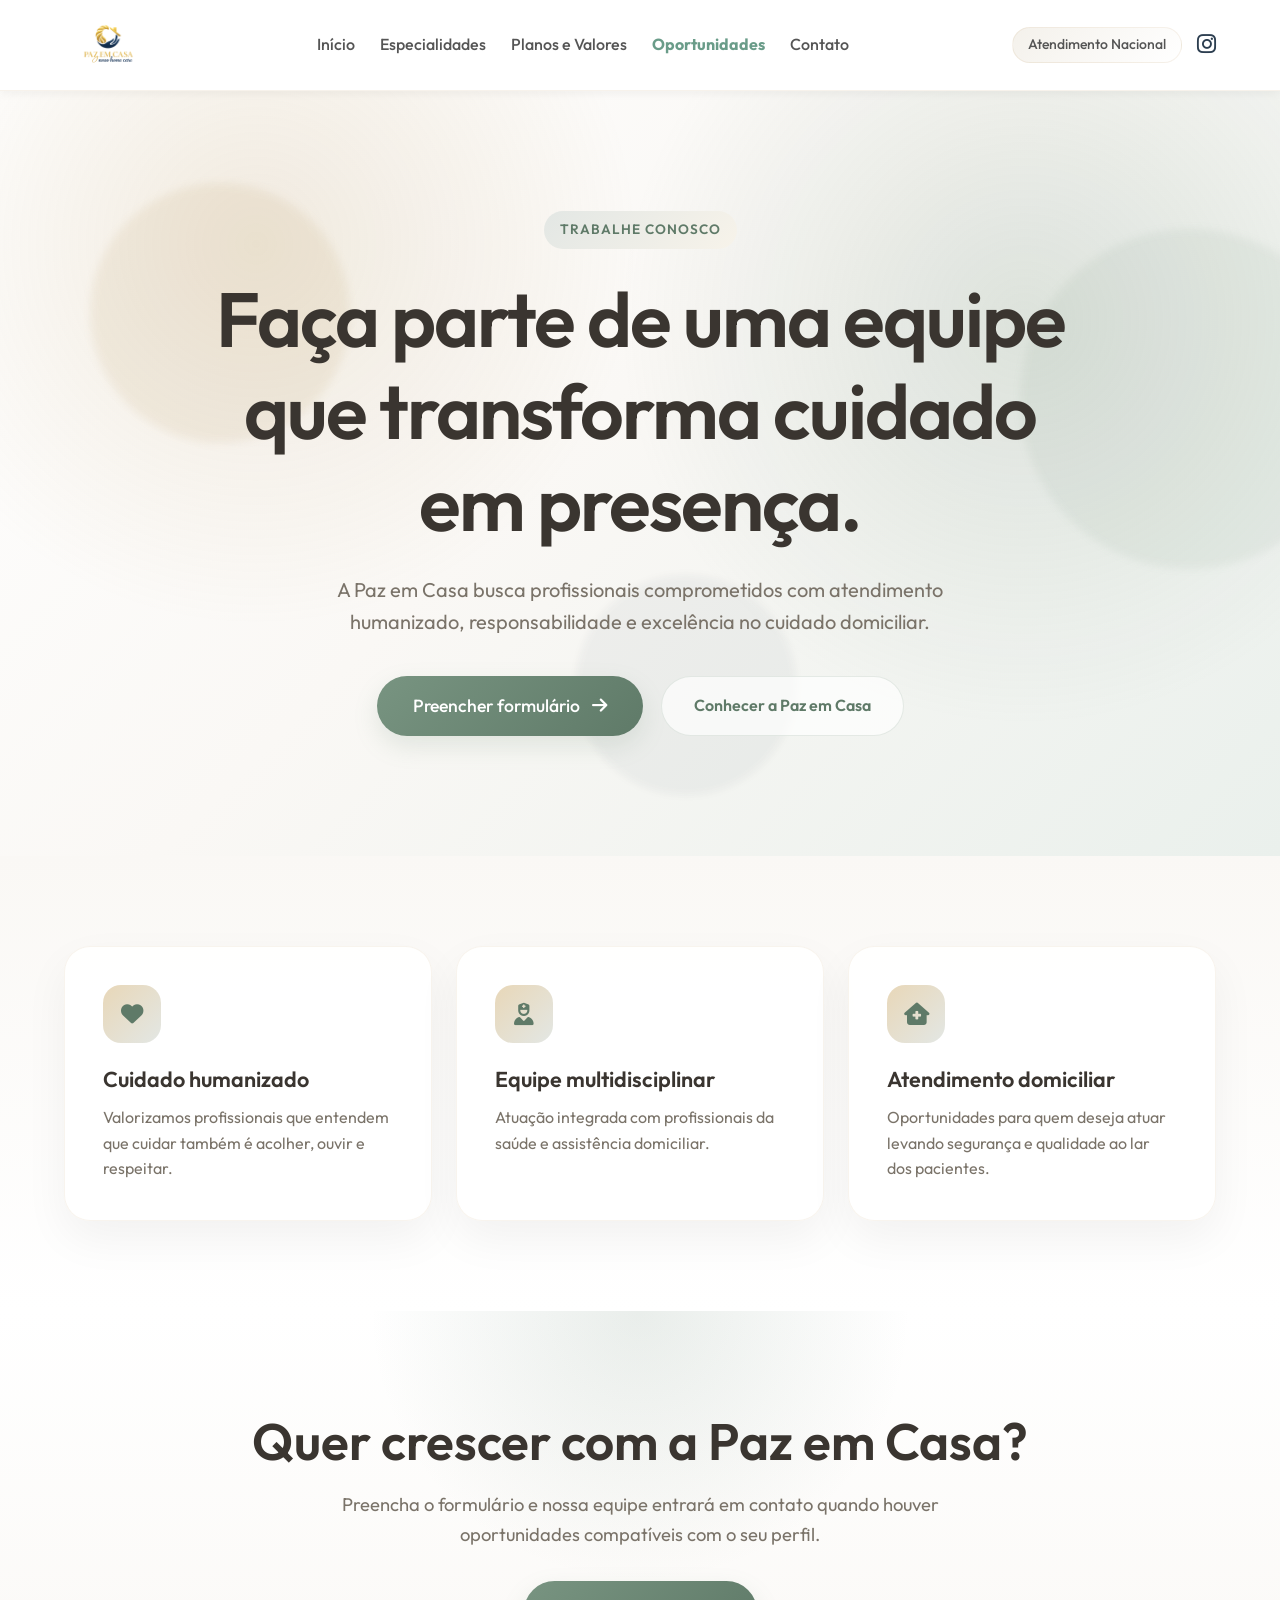
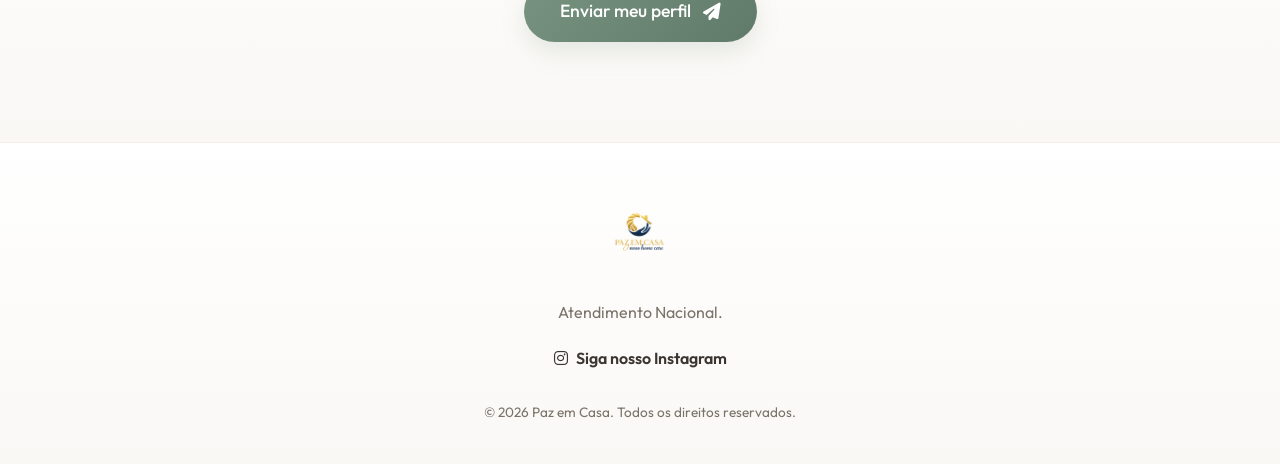
<file: oportunidades.html>
<!DOCTYPE html>
<html lang="pt-br">
<head>
    <meta charset="UTF-8">
    <meta name="viewport" content="width=device-width, initial-scale=1.0">
    <title>Oportunidades | Paz em Casa</title>

    <link rel="preconnect" href="https://fonts.googleapis.com">
    <link rel="preconnect" href="https://fonts.gstatic.com" crossorigin>
    <link href="https://fonts.googleapis.com/css2?family=Outfit:wght@300;400;500;600;700&display=swap" rel="stylesheet">

    <link rel="shortcut icon" href="logo.png" type="image/x-icon">
    <link rel="stylesheet" href="https://cdnjs.cloudflare.com/ajax/libs/font-awesome/6.4.0/css/all.min.css">

    <link rel="stylesheet" href="style.css">
</head>

<body class="pagina-oportunidades">

    <header style="background-color: #ffffff; padding: 15px 0; box-shadow: 0 2px 10px rgba(0,0,0,0.05); position: sticky; top: 0; z-index: 1000;">
        <div class="container header-content" style="display: flex; justify-content: space-between; align-items: center; flex-wrap: wrap;">
            
            <div class="logo-container">
                <a href="index.html">
                    <img src="logo.png" alt="Paz em Casa" class="logo-img" style="height: 60px;">
                </a>
            </div>
            
            <nav class="menu-navegacao" style="display: flex; gap: 25px; align-items: center;">
                <a href="index.html" style="text-decoration: none; color: #555; font-weight: 500;">Início</a>
                <a href="index.html#especialidades" style="text-decoration: none; color: #555; font-weight: 500;">Especialidades</a>
                <a href="planos.html" style="text-decoration: none; color: #555; font-weight: 500;">Planos e Valores</a>
                <a href="oportunidades.html" style="text-decoration: none; color: #6a9c89; font-weight: 700;">Oportunidades</a>
                <a href="index.html#contato" style="text-decoration: none; color: #555; font-weight: 500;">Contato</a>
            </nav>

            <div class="header-infos" style="display: flex; gap: 15px; align-items: center;">
                <div class="locations" style="background-color: #f4f4f4; padding: 5px 15px; border-radius: 20px;">
                    <span style="font-size: 14px; font-weight: 500; color: #555;">Atendimento Nacional</span>
                </div>

                <a href="https://instagram.com/pazemcasahomecare?igsh=ZHhya2I2MWs3anE0" target="_blank" class="social-icon" style="color: #2c3e50; font-size: 22px;">
                    <i class="fab fa-instagram"></i>
                </a>
            </div>
        </div>
    </header>


    <main class="oportunidades-main">

        <section class="oportunidades-hero">
            <div class="shape shape-1"></div>
            <div class="shape shape-2"></div>
            <div class="shape shape-3"></div>

            <div class="container oportunidades-content">
                <span class="badge">Trabalhe conosco</span>

                <h1>Faça parte de uma equipe que transforma cuidado em presença.</h1>

                <p>
                    A Paz em Casa busca profissionais comprometidos com atendimento humanizado,
                    responsabilidade e excelência no cuidado domiciliar.
                </p>

                <div class="oportunidades-actions">
                    <a href="https://docs.google.com/forms/d/e/1FAIpQLScGHSKylTnltgIB3DHxk9zazaFjypversJjBApCd_H8_vGO9g/viewform" target="_blank" class="btn-cta">
                        Preencher formulário <i class="fas fa-arrow-right"></i>
                    </a>

                    <a href="index.html" class="btn-secondary">
                        Conhecer a Paz em Casa
                    </a>
                </div>
            </div>
        </section>


        <section class="oportunidades-info">
            <div class="container oportunidades-grid">

                <div class="oportunidade-card">
                    <i class="fas fa-heart"></i>
                    <h3>Cuidado humanizado</h3>
                    <p>Valorizamos profissionais que entendem que cuidar também é acolher, ouvir e respeitar.</p>
                </div>

                <div class="oportunidade-card">
                    <i class="fas fa-user-nurse"></i>
                    <h3>Equipe multidisciplinar</h3>
                    <p>Atuação integrada com profissionais da saúde e assistência domiciliar.</p>
                </div>

                <div class="oportunidade-card">
                    <i class="fas fa-house-medical"></i>
                    <h3>Atendimento domiciliar</h3>
                    <p>Oportunidades para quem deseja atuar levando segurança e qualidade ao lar dos pacientes.</p>
                </div>

            </div>
        </section>


        <section class="oportunidades-final">
            <div class="container">
                <h2>Quer crescer com a Paz em Casa?</h2>
                <p>Preencha o formulário e nossa equipe entrará em contato quando houver oportunidades compatíveis com o seu perfil.</p>

                <a href="https://docs.google.com/forms/d/e/1FAIpQLScGHSKylTnltgIB3DHxk9zazaFjypversJjBApCd_H8_vGO9g/viewform" target="_blank" class="btn-cta">
                    Enviar meu perfil <i class="fas fa-paper-plane"></i>
                </a>
            </div>
        </section>

    </main>


    <footer>
        <div class="container footer-content">
            <img src="logo.png" alt="Paz em Casa" style="height: 60px; margin-bottom: 20px;">

            <p>Atendimento Nacional.</p>
            
            <div class="footer-social">
                <a href="https://instagram.com/pazemcasahomecare?igsh=ZHhya2I2MWs3anE0" target="_blank">
                    <i class="fab fa-instagram"></i> Siga nosso Instagram
                </a>
            </div>

            <p class="copyright">&copy; 2026 Paz em Casa. Todos os direitos reservados.</p>
        </div>
    </footer>

</body>
</html>
</file>
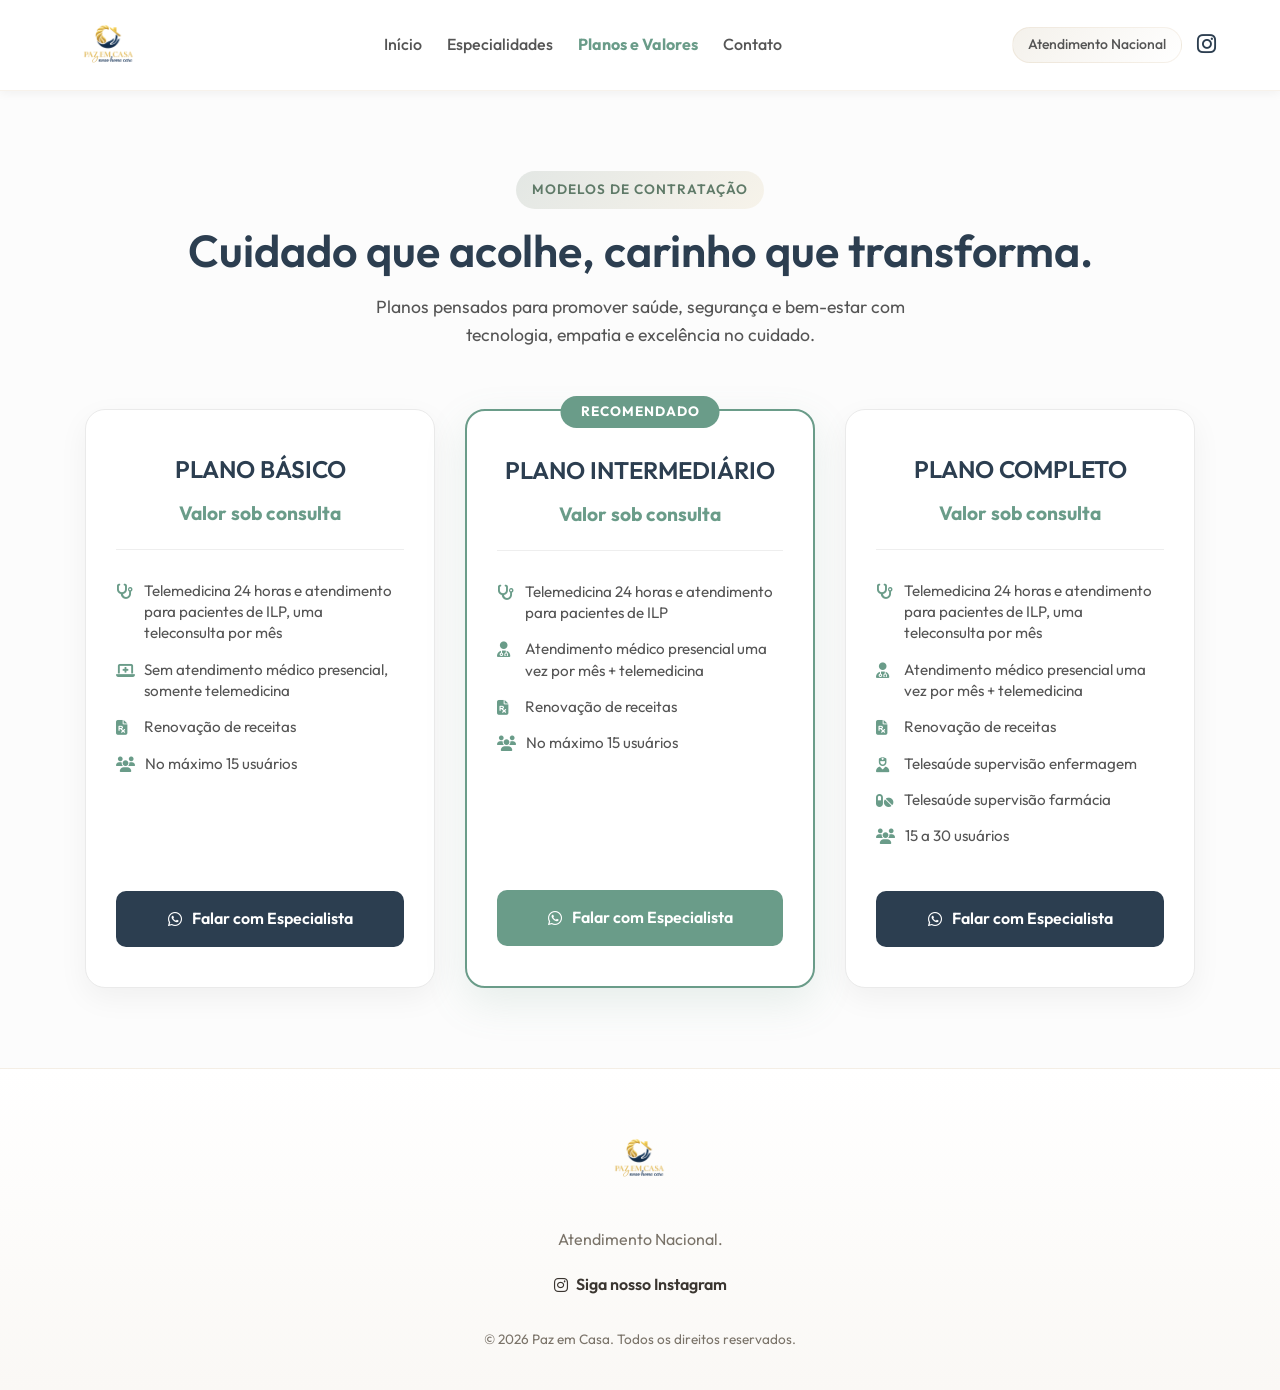
<file: planos.html>
<!DOCTYPE html>
<html lang="pt-br">
<head>
    <meta charset="UTF-8">
    <meta name="viewport" content="width=device-width, initial-scale=1.0">
    <title>Planos e Valores | Paz em Casa</title>
    
    <link rel="preconnect" href="https://fonts.googleapis.com">
    <link rel="preconnect" href="https://fonts.gstatic.com" crossorigin>
    <link href="https://fonts.googleapis.com/css2?family=Outfit:wght@300;400;500;600;700&display=swap" rel="stylesheet">
    <link rel="shortcut icon" href="logo.png" type="image/x-icon">
    <link rel="stylesheet" href="https://cdnjs.cloudflare.com/ajax/libs/font-awesome/6.4.0/css/all.min.css">

    <link rel="stylesheet" href="style.css">

    <style>
        /* Estilos base garantidos */
        body { background-color: #fcfcfc; }
        .hidden, section { opacity: 1 !important; visibility: visible !important; transform: none !important; animation: none !important; display: block !important; }
        .header-content, .pricing-grid { display: flex !important; }

        /* Estilos do Menu */
        .menu-navegacao a { transition: color 0.3s ease; }
        .menu-navegacao a:hover { color: #2e7d32 !important; }

        /* Estilos dos Cartões de Planos */
        .pricing-section { padding: 80px 0; }
        .pricing-header { text-align: center; margin-bottom: 60px; }
        .pricing-header h1 { color: #2c3e50; font-size: 2.8rem; margin-bottom: 15px; }
        .pricing-header p { color: #555; font-size: 1.1rem; max-width: 600px; margin: 0 auto; }

        .pricing-grid { gap: 30px; justify-content: center; flex-wrap: wrap; margin-top: 40px; }
        
        .pricing-card {
            background: #fff;
            border-radius: 20px;
            padding: 40px 30px;
            width: 100%;
            max-width: 350px;
            box-shadow: 0 10px 30px rgba(0,0,0,0.05);
            border: 1px solid #eaeaea;
            position: relative;
            display: flex;
            flex-direction: column;
            transition: transform 0.3s ease;
        }
        
        .pricing-card:hover { transform: translateY(-10px); box-shadow: 0 15px 40px rgba(0,0,0,0.1); }
        
        .pricing-card.destaque {
            border: 2px solid #6a9c89;
            box-shadow: 0 15px 40px rgba(106, 156, 137, 0.15);
        }
        
        .selo-destaque {
            position: absolute; top: -15px; left: 50%; transform: translateX(-50%);
            background: #6a9c89; color: white; padding: 5px 20px; border-radius: 20px;
            font-size: 0.85rem; font-weight: bold; text-transform: uppercase; letter-spacing: 1px;
        }

        .plano-nome { font-size: 1.5rem; color: #2c3e50; margin-bottom: 10px; font-weight: 600; text-align: center; text-transform: uppercase; }
        .plano-preco { font-size: 1.2rem; color: #6a9c89; font-weight: 700; margin-bottom: 30px; border-bottom: 1px solid #eee; padding-bottom: 20px; text-align: center; }
        
        .plano-lista { list-style: none; padding: 0; margin: 0 0 30px 0; flex-grow: 1; }
        .plano-lista li { margin-bottom: 15px; color: #555; display: flex; align-items: flex-start; gap: 10px; font-size: 0.95rem; line-height: 1.4; }
        .plano-lista li i { color: #6a9c89; margin-top: 4px; min-width: 18px; }

        .btn-plano {
            display: flex; justify-content: center; align-items: center; gap: 10px;
            background: #2c3e50; color: white; text-decoration: none; padding: 15px;
            border-radius: 10px; font-weight: 600; transition: background 0.3s; width: 100%;
        }
        .btn-plano:hover { background: #1a252f; }
        .destaque .btn-plano { background: #6a9c89; }
        .destaque .btn-plano:hover { background: #52796a; }

    </style>
</head>
<body>

    <header style="background-color: #ffffff; padding: 15px 0; box-shadow: 0 2px 10px rgba(0,0,0,0.05); position: sticky; top: 0; z-index: 1000;">
        <div class="container header-content" style="display: flex; justify-content: space-between; align-items: center; flex-wrap: wrap;">
            <div class="logo-container">
                <a href="index.html">
                    <img src="logo.png" alt="Paz em Casa" class="logo-img" style="height: 60px;">
                </a>
            </div>
            
            <nav class="menu-navegacao" style="display: flex; gap: 25px; align-items: center;">
                <a href="index.html" style="text-decoration: none; color: #555; font-weight: 500;">Início</a>
                <a href="index.html#especialidades" style="text-decoration: none; color: #555; font-weight: 500;">Especialidades</a>
                <a href="planos.html" style="text-decoration: none; color: #6a9c89; font-weight: 700;">Planos e Valores</a>
                <a href="index.html#contato" style="text-decoration: none; color: #555; font-weight: 500;">Contato</a>
            </nav>

            <div class="header-infos" style="display: flex; gap: 15px; align-items: center;">
                <div class="locations" style="background-color: #f4f4f4; padding: 5px 15px; border-radius: 20px;">
                    <span style="font-size: 14px; font-weight: 500; color: #555;">Atendimento Nacional</span>
                </div>
                <a href="https://instagram.com/pazemcasahomecare?igsh=ZHhya2I2MWs3anE0" target="_blank" class="social-icon" style="color: #2c3e50; font-size: 22px;">
                    <i class="fab fa-instagram"></i>
                </a>
            </div>
        </div>
    </header>

    <section class="pricing-section">
        <div class="container">
            <div class="pricing-header">
                <span class="badge" style="display: inline-block; margin-bottom: 15px;">Modelos de Contratação</span>
                <h1>Cuidado que acolhe, carinho que transforma.</h1>
                <p>Planos pensados para promover saúde, segurança e bem-estar com tecnologia, empatia e excelência no cuidado.</p>
            </div>

            <div class="pricing-grid">
                
                <div class="pricing-card">
                    <div class="plano-nome">Plano Básico</div>
                    <div class="plano-preco">Valor sob consulta</div>
                    
                    <ul class="plano-lista">
                        <li><i class="fas fa-stethoscope"></i> Telemedicina 24 horas e atendimento para pacientes de ILP, uma teleconsulta por mês</li>
                        <li><i class="fas fa-laptop-medical"></i> Sem atendimento médico presencial, somente telemedicina</li>
                        <li><i class="fas fa-file-prescription"></i> Renovação de receitas</li>
                        <li><i class="fas fa-users"></i> No máximo 15 usuários</li>
                    </ul>

                    <a href="https://wa.me/554188452588?text=Olá! Gostaria de consultar os valores do Plano Básico." target="_blank" class="btn-plano">
                        <i class="fab fa-whatsapp"></i> Falar com Especialista
                    </a>
                </div>

                <div class="pricing-card destaque">
                    <div class="selo-destaque">Recomendado</div>
                    <div class="plano-nome">Plano Intermediário</div>
                    <div class="plano-preco">Valor sob consulta</div>
                    
                    <ul class="plano-lista">
                        <li><i class="fas fa-stethoscope"></i> Telemedicina 24 horas e atendimento para pacientes de ILP</li>
                        <li><i class="fas fa-user-md"></i> Atendimento médico presencial uma vez por mês + telemedicina</li>
                        <li><i class="fas fa-file-prescription"></i> Renovação de receitas</li>
                        <li><i class="fas fa-users"></i> No máximo 15 usuários</li>
                    </ul>

                    <a href="https://wa.me/554188452588?text=Olá! Gostaria de consultar os valores do Plano Intermediário." target="_blank" class="btn-plano">
                        <i class="fab fa-whatsapp"></i> Falar com Especialista
                    </a>
                </div>

                <div class="pricing-card">
                    <div class="plano-nome">Plano Completo</div>
                    <div class="plano-preco">Valor sob consulta</div>
                    
                    <ul class="plano-lista">
                        <li><i class="fas fa-stethoscope"></i> Telemedicina 24 horas e atendimento para pacientes de ILP, uma teleconsulta por mês</li>
                        <li><i class="fas fa-user-md"></i> Atendimento médico presencial uma vez por mês + telemedicina</li>
                        <li><i class="fas fa-file-prescription"></i> Renovação de receitas</li>
                        <li><i class="fas fa-user-nurse"></i> Telesaúde supervisão enfermagem</li>
                        <li><i class="fas fa-pills"></i> Telesaúde supervisão farmácia</li>
                        <li><i class="fas fa-users"></i> 15 a 30 usuários</li>
                    </ul>

                    <a href="https://wa.me/554188452588?text=Olá! Gostaria de consultar os valores do Plano Completo." target="_blank" class="btn-plano">
                        <i class="fab fa-whatsapp"></i> Falar com Especialista
                    </a>
                </div>

            </div>
        </div>
    </section>

    <footer>
        <div class="container footer-content">
            <img src="logo.png" alt="Paz em Casa" style="height: 60px; margin-bottom: 20px;">
            <p>Atendimento Nacional.</p>
            <div class="footer-social">
                <a href="https://instagram.com/pazemcasahomecare?igsh=ZHhya2I2MWs3anE0" target="_blank"><i class="fab fa-instagram"></i> Siga nosso Instagram</a>
            </div>
            <p class="copyright">&copy; 2026 Paz em Casa. Todos os direitos reservados.</p>
        </div>
    </footer>

    <a href="https://wa.me/554188452588?text=Olá Paz em Casa! Vim pela aba de planos e gostaria de tirar uma dúvida." id="whatsapp-float" target="_blank" aria-label="Fale conosco no WhatsApp">
        <i class="fab fa-whatsapp"></i>
    </a>

</body>
</html>
</file>
<file: style.css>
/* --- Paleta de Cores Premium --- */
:root {
    --bg-main: #FAF8F5; 
    --bg-beige: #EFECE6; 
    --bg-white: #FFFFFF;

    --text-dark: #3A3530; 
    --text-muted: #7A7369; 
    
    --accent: #789481; 
    --accent-hover: #5F7A68;
    --accent-light: #E3E7E4; 

    --gold: #B9975B;
    --gold-soft: #E8D7B8;
    --navy: #1F2937;

    --whatsapp: #25D366;
    --whatsapp-hover: #1ebe57;

    --radius-lg: 30px;
    --radius-md: 20px;
    --section-pad: 100px 0;
}

/* --- Reset Geral --- */
* {
    margin: 0;
    padding: 0;
    box-sizing: border-box;
}

html {
    scroll-behavior: smooth;
}

html, body {
    width: 100%;
    max-width: 100vw;
    overflow-x: hidden;
}

body {
    font-family: 'Outfit', sans-serif;
    background-color: var(--bg-main);
    color: var(--text-dark);
    line-height: 1.6;
}

h1, h2, h3, h4 {
    font-weight: 600;
    line-height: 1.2;
    color: var(--text-dark);
}

.container {
    width: 90%;
    max-width: 1200px;
    margin: 0 auto;
}

.bg-beige { background-color: var(--bg-beige); }
.bg-white { background-color: var(--bg-white); }
.bg-light-accent { background-color: var(--accent-light); }

/* --- Textos --- */
.section-header {
    margin-bottom: 60px;
    max-width: 600px;
}

.section-header h2 {
    font-size: 2.8rem;
    margin-bottom: 15px;
    letter-spacing: -1px;
}

.section-header p {
    font-size: 1.1rem;
    color: var(--text-muted);
}

/* --- Botões --- */
.btn-cta {
    display: inline-flex;
    align-items: center;
    justify-content: center;
    gap: 12px;
    background: linear-gradient(135deg, var(--accent), var(--accent-hover));
    color: var(--bg-white);
    padding: 16px 36px;
    border-radius: 50px;
    text-decoration: none;
    font-weight: 500;
    font-size: 1.1rem;
    transition: all 0.3s ease;
    border: none;
    cursor: pointer;
    box-shadow: 0 10px 25px rgba(120, 148, 129, 0.18);
}

.btn-cta:hover {
    transform: translateY(-3px);
    box-shadow: 0 15px 35px rgba(120, 148, 129, 0.32);
}

/* --- Header --- */
header {
    background-color: rgba(255, 255, 255, 0.92) !important;
    backdrop-filter: blur(14px);
    -webkit-backdrop-filter: blur(14px);
    border-bottom: 1px solid rgba(185, 151, 91, 0.12);
}

.header-content {
    display: flex;
    justify-content: space-between;
    align-items: center;
}

.logo-img {
    height: 70px; 
    width: auto;
    object-fit: contain;
    display: block;
}

.menu-navegacao a {
    position: relative;
    transition: all 0.3s ease;
}

.menu-navegacao a::after {
    content: "";
    position: absolute;
    left: 0;
    bottom: -7px;
    width: 0;
    height: 2px;
    background: linear-gradient(90deg, var(--gold), var(--accent));
    border-radius: 20px;
    transition: width 0.3s ease;
}

.menu-navegacao a:hover::after {
    width: 100%;
}

.menu-navegacao a:hover {
    color: var(--accent-hover) !important;
}

.header-infos {
    display: flex;
    align-items: center;
    gap: 20px;
}

.locations {
    font-size: 0.9rem;
    font-weight: 500;
    color: var(--text-muted);
    background: linear-gradient(135deg, #F4F1EB, #FFFFFF);
    padding: 8px 16px;
    border-radius: 20px;
    border: 1px solid rgba(185, 151, 91, 0.12);
}

.social-icon {
    font-size: 1.4rem;
    color: var(--text-dark);
    transition: color 0.3s ease, transform 0.3s ease;
}

.social-icon:hover {
    color: var(--accent);
    transform: translateY(-2px);
}

/* ================================================== */
/* BANNER FULL WIDTH PREMIUM */
/* ================================================== */

.banner-full-section {
    width: 100%;
    padding: 0 !important;
    margin: 0;
    background: linear-gradient(180deg, #ffffff 0%, #faf8f5 100%);
    overflow: hidden;
    position: relative;
}

.banner-full-section::after {
    content: "";
    position: absolute;
    left: 0;
    bottom: -1px;
    width: 100%;
    height: 110px;
    background: linear-gradient(180deg, rgba(250, 248, 245, 0), #FAF8F5);
    pointer-events: none;
    z-index: 2;
}

.banner-swiper {
    width: 100%;
    height: clamp(430px, 56vw, 760px);
    overflow: hidden;
    position: relative;
}

.banner-swiper .swiper-wrapper,
.banner-swiper .swiper-slide {
    width: 100%;
    height: 100%;
}

.banner-swiper .swiper-slide img {
    width: 100%;
    height: 100%;
    object-fit: cover;
    object-position: center;
    display: block;
}

/* Setas do banner */
.banner-swiper .swiper-button-next,
.banner-swiper .swiper-button-prev {
    color: var(--accent);
    background: rgba(255, 255, 255, 0.55);
    width: 54px;
    height: 54px;
    border-radius: 50%;
    backdrop-filter: blur(8px);
    -webkit-backdrop-filter: blur(8px);
    transition: all 0.3s ease;
    border: 1px solid rgba(255, 255, 255, 0.7);
    box-shadow: 0 12px 30px rgba(0, 0, 0, 0.08);
    z-index: 5;
}

.banner-swiper .swiper-button-next:hover,
.banner-swiper .swiper-button-prev:hover {
    background: rgba(255, 255, 255, 0.9);
    transform: scale(1.05);
    color: var(--accent-hover);
}

.banner-swiper .swiper-button-next::after,
.banner-swiper .swiper-button-prev::after {
    font-size: 22px;
    font-weight: 700;
}

/* Bolinhas do banner */
.banner-swiper .swiper-pagination {
    z-index: 6;
}

.banner-swiper .swiper-pagination-bullet {
    background: var(--accent);
    opacity: 0.35;
    width: 9px;
    height: 9px;
    transition: all 0.3s ease;
}

.banner-swiper .swiper-pagination-bullet-active {
    opacity: 1;
    width: 24px;
    border-radius: 20px;
    background: linear-gradient(90deg, var(--gold), var(--accent));
}

/* ================================================== */
/* HERO ANTIGO, CASO USE EM ALGUMA OUTRA PARTE */
/* ================================================== */

#hero {
    position: relative;
    padding: 180px 0 100px;
    min-height: 90vh;
    display: flex;
    align-items: center;
}

.hero-bg-shape {
    position: absolute;
    top: -10%;
    right: -5%;
    width: 600px;
    height: 600px;
    background-color: var(--bg-beige);
    border-radius: 50%;
    filter: blur(80px);
    z-index: -1;
}

.hero-wrapper {
    display: grid;
    grid-template-columns: 1fr 1fr;
    gap: 60px;
    align-items: center;
}

.badge {
    display: inline-block;
    padding: 8px 16px;
    background: linear-gradient(135deg, var(--accent-light), #F7F3EA);
    color: var(--accent-hover);
    border-radius: 30px;
    font-size: 0.85rem;
    font-weight: 600;
    margin-bottom: 24px;
    text-transform: uppercase;
    letter-spacing: 1px;
}

.hero-text h1 {
    font-size: 3.8rem;
    letter-spacing: -1.5px;
    margin-bottom: 24px;
}

.hero-text p {
    font-size: 1.2rem;
    color: var(--text-muted);
    margin-bottom: 40px;
    max-width: 90%;
}

.hero-visual {
    position: relative;
    min-height: 500px;
    width: 100%;
}

.image-frame {
    position: absolute;
}

.image-frame img {
    width: 100%;
    height: auto;
    border-radius: var(--radius-lg);
    box-shadow: 0 15px 35px rgba(0,0,0,0.08);
    display: block;
}

.main-img {
    width: 80%;
    top: 0;
    right: 0;
    z-index: 1;
}

.secondary-img {
    width: 60%;
    bottom: -30px;
    left: 0;
    z-index: 2;
}

.secondary-img img {
    border: 8px solid var(--bg-main); 
}

.floating-badge {
    position: absolute;
    bottom: 20px;
    right: 10px;
    background: var(--bg-white);
    padding: 15px 25px;
    border-radius: var(--radius-md);
    box-shadow: 0 15px 35px rgba(0,0,0,0.06);
    display: flex;
    align-items: center;
    gap: 12px;
    font-weight: 600;
    z-index: 3;
}

.floating-badge i {
    color: var(--accent);
    font-size: 1.5rem;
}

/* ================================================== */
/* DEGRADÊ SUAVE ENTRE AS SEÇÕES */
/* ================================================== */

section {
    padding: var(--section-pad);
    position: relative;
    overflow: hidden;
}

#texto-institucional {
    background: linear-gradient(180deg, #FAF8F5 0%, #FFFFFF 38%, #EFECE6 100%) !important;
}

#especialidades {
    background: linear-gradient(180deg, #EFECE6 0%, #F7F3EA 45%, #FFFFFF 100%) !important;
}

#terapias {
    background: linear-gradient(180deg, #FFFFFF 0%, #F8F5EE 55%, #EAF0EC 100%) !important;
}

#contato {
    background: linear-gradient(180deg, #EAF0EC 0%, #EFECE6 55%, #FAF8F5 100%) !important;
}

#diferencial {
    background: linear-gradient(180deg, #FAF8F5 0%, #FFFFFF 100%) !important;
}

footer {
    background: linear-gradient(180deg, #FFFFFF 0%, #FAF8F5 100%) !important;
}

/* Brilhos suaves no fundo */
#especialidades::before,
#terapias::before,
#contato::before {
    content: "";
    position: absolute;
    width: 420px;
    height: 420px;
    border-radius: 50%;
    background: radial-gradient(circle, rgba(185, 151, 91, 0.12), rgba(120, 148, 129, 0));
    filter: blur(10px);
    pointer-events: none;
    z-index: 0;
}

#especialidades::before {
    top: -160px;
    right: -140px;
}

#terapias::before {
    bottom: -170px;
    left: -150px;
}

#contato::before {
    top: -160px;
    right: -140px;
}

section > .container {
    position: relative;
    z-index: 1;
}

/* --- Lista Moderna --- */
.modern-list {
    display: flex;
    flex-direction: column;
    gap: 20px;
}

.modern-list-item {
    background: rgba(255, 255, 255, 0.86);
    padding: 40px;
    border-radius: var(--radius-md);
    display: flex;
    gap: 30px;
    align-items: flex-start;
    transition: transform 0.3s ease, box-shadow 0.3s ease;
    box-shadow: 0 10px 30px rgba(0,0,0,0.035);
    border: 1px solid rgba(255,255,255,0.75);
    backdrop-filter: blur(8px);
    -webkit-backdrop-filter: blur(8px);
}

.modern-list-item:hover {
    transform: translateX(10px);
    box-shadow: 0 18px 40px rgba(0,0,0,0.07);
}

.item-icon {
    width: 60px;
    height: 60px;
    background: linear-gradient(135deg, var(--bg-beige), var(--accent-light));
    border-radius: 15px;
    display: flex;
    align-items: center;
    justify-content: center;
    font-size: 1.5rem;
    color: var(--accent);
    flex-shrink: 0;
}

.item-content h3 {
    font-size: 1.5rem;
    margin-bottom: 10px;
}

.item-content p {
    color: var(--text-muted);
}

/* --- Bento Grid --- */
.bento-grid {
    display: grid;
    grid-template-columns: repeat(3, 1fr);
    gap: 24px;
}

.bento-card {
    padding: 40px;
    border-radius: var(--radius-md);
    transition: transform 0.3s ease, box-shadow 0.3s ease;
    box-shadow: 0 12px 32px rgba(0,0,0,0.035);
    border: 1px solid rgba(255,255,255,0.7);
}

.bento-card:hover {
    transform: translateY(-5px);
    box-shadow: 0 18px 42px rgba(0,0,0,0.07);
}

.span-2 {
    grid-column: span 2;
}

.span-full {
    grid-column: span 3;
}

.bento-header {
    display: flex;
    align-items: center;
    gap: 15px;
    margin-bottom: 20px;
}

.bento-header i {
    font-size: 1.8rem;
    color: var(--accent);
}

.bento-card h3 {
    font-size: 1.3rem;
}

.bento-card p {
    color: var(--text-muted);
    font-size: 0.95rem;
}

/* --- Contato --- */
.contato-wrapper {
    display: grid;
    grid-template-columns: 1fr 1fr;
    gap: 60px;
    align-items: center;
}

.email-list {
    display: flex;
    flex-direction: column;
    gap: 15px;
}

.email-item {
    display: flex;
    align-items: center;
    gap: 15px;
    background: rgba(255, 255, 255, 0.88);
    padding: 20px;
    border-radius: var(--radius-md);
    box-shadow: 0 8px 24px rgba(0,0,0,0.035);
    transition: transform 0.3s ease, box-shadow 0.3s ease;
    border: 1px solid rgba(255,255,255,0.7);
}

.email-item:hover {
    transform: translateX(5px);
    box-shadow: 0 14px 34px rgba(0,0,0,0.06);
}

.email-item i {
    font-size: 1.8rem;
    color: var(--accent);
    background: linear-gradient(135deg, var(--bg-beige), var(--accent-light));
    padding: 15px;
    border-radius: 12px;
}

.email-item div {
    display: flex;
    flex-direction: column;
}

.email-item strong {
    font-size: 1.1rem;
    color: var(--text-dark);
}

.email-item span {
    font-size: 0.95rem;
    color: var(--text-muted);
}

/* --- Formulário --- */
.form-container {
    background: rgba(255, 255, 255, 0.9);
    padding: 50px;
    border-radius: var(--radius-lg);
    box-shadow: 0 20px 50px rgba(0,0,0,0.05);
    width: 100%;
    border: 1px solid rgba(255,255,255,0.75);
    backdrop-filter: blur(10px);
    -webkit-backdrop-filter: blur(10px);
}

.form-group {
    margin-bottom: 25px;
}

.form-group label {
    display: block;
    margin-bottom: 10px;
    font-weight: 600;
    font-size: 0.9rem;
    color: var(--text-dark);
}

.form-group input, 
.form-group select, 
.form-group textarea {
    width: 100%;
    padding: 15px 20px;
    border: none;
    outline: none;
    border-radius: 15px;
    background-color: var(--bg-main);
    font-family: inherit;
    font-size: 1rem;
    color: var(--text-dark);
    box-shadow: inset 0 2px 4px rgba(0,0,0,0.02);
    transition: box-shadow 0.3s ease, transform 0.3s ease;
}

.form-group input:focus, 
.form-group select:focus, 
.form-group textarea:focus {
    box-shadow: 0 0 0 2px var(--accent-light), 0 4px 12px rgba(0,0,0,0.05);
    transform: translateY(-1px);
}

/* --- Diferencial & Quote --- */
.diferencial-wrapper {
    background: rgba(255, 255, 255, 0.9);
    border-radius: var(--radius-lg);
    padding: 80px;
    text-align: center;
    box-shadow: 0 20px 50px rgba(0,0,0,0.04);
    border: 1px solid rgba(185, 151, 91, 0.10);
}

.quote-box h2 {
    font-size: 3rem;
    letter-spacing: -1px;
    margin-bottom: 30px;
}

.quote-box p {
    font-size: 1.4rem;
    color: var(--text-muted);
    font-style: italic;
    max-width: 800px;
    margin: 0 auto 50px;
}

.cta-bottom {
    display: flex;
    align-items: center;
    justify-content: center;
    gap: 20px;
}

.phone-number {
    font-size: 1.2rem;
    font-weight: 600;
    color: var(--text-dark);
}

/* --- Footer --- */
footer {
    padding: 60px 0 40px;
    text-align: center;
    border-top: 1px solid rgba(185, 151, 91, 0.10);
}

footer p {
    color: var(--text-muted);
    margin-top: 10px;
}

.footer-social {
    margin: 20px 0;
}

.footer-social a {
    display: inline-flex;
    align-items: center;
    gap: 8px;
    text-decoration: none;
    color: var(--text-dark);
    font-weight: 600;
    transition: color 0.3s ease, transform 0.3s ease;
}

.footer-social a:hover {
    color: var(--accent);
    transform: translateY(-2px);
}

footer .copyright {
    font-size: 0.85rem;
    margin-top: 30px;
}

/* --- WhatsApp Float --- */
#whatsapp-float {
    position: fixed;
    bottom: 30px;
    right: 30px;
    background-color: var(--whatsapp);
    color: white;
    width: 60px;
    height: 60px;
    border-radius: 50%;
    display: flex;
    align-items: center;
    justify-content: center;
    font-size: 2rem;
    box-shadow: 0 4px 15px rgba(37, 211, 102, 0.4);
    z-index: 9999;
    text-decoration: none;
    opacity: 0;
    visibility: hidden;
    transform: translateY(20px);
    transition: all 0.3s ease;
}

#whatsapp-float.visible {
    opacity: 1;
    visibility: visible;
    transform: translateY(0);
}

#whatsapp-float:hover {
    background-color: var(--whatsapp-hover);
    transform: translateY(-5px) scale(1.05);
}

/* ================================================== */
/* ANIMAÇÕES AO ROLAR */
/* ================================================== */

.hidden,
.fade-scroll {
    opacity: 0;
    transform: translateY(35px);
    transition: opacity 0.9s ease, transform 0.9s cubic-bezier(0.16, 1, 0.3, 1);
}

.show,
.fade-scroll.show {
    opacity: 1;
    transform: translateY(0);
}

/* --- Evita animações para quem prefere redução de movimento --- */
@media (prefers-reduced-motion: reduce) {
    *,
    *::before,
    *::after {
        scroll-behavior: auto !important;
        transition: none !important;
        animation: none !important;
    }
}

/* ================================================== */
/* RESPONSIVIDADE */
/* ================================================== */

@media (max-width: 992px) {
    .hero-wrapper {
        grid-template-columns: 1fr;
        text-align: center;
        gap: 40px;
    }

    .hero-text h1 {
        font-size: 2.8rem;
    }

    .hero-text p {
        margin: 0 auto 30px;
    }
    
    .hero-visual {
        min-height: 400px;
        display: flex;
        justify-content: center;
    }

    .main-img {
        position: relative;
        width: 90%;
        top: auto;
        right: auto;
    }

    .secondary-img,
    .floating-badge {
        display: none;
    }

    .bento-grid {
        grid-template-columns: 1fr 1fr;
    }

    .span-2,
    .span-full {
        grid-column: span 2;
    }
    
    .contato-wrapper {
        grid-template-columns: 1fr;
        gap: 40px;
    }

    .banner-swiper {
        height: 56vw;
        min-height: 430px;
    }
}

@media (max-width: 768px) {
    :root {
        --section-pad: 70px 0;
    }

    header {
        padding: 12px 0 !important;
    }

    .header-content {
        justify-content: center !important;
        gap: 12px;
    }

    .logo-img {
        height: 56px !important;
    }

    .menu-navegacao {
        width: 100%;
        justify-content: center;
        gap: 15px !important;
        flex-wrap: wrap;
    }

    .menu-navegacao a {
        font-size: 0.9rem;
    }

    .header-infos {
        display: none !important;
    }

    .banner-swiper {
        height: 72vh;
        min-height: 520px;
    }

    .banner-swiper .swiper-slide img {
        object-fit: cover;
        object-position: center;
    }

    .banner-swiper .swiper-button-next,
    .banner-swiper .swiper-button-prev {
        width: 42px;
        height: 42px;
    }

    .banner-swiper .swiper-button-next::after,
    .banner-swiper .swiper-button-prev::after {
        font-size: 18px;
    }

    #texto-institucional h1 {
        font-size: 2rem !important;
    }

    #texto-institucional p {
        font-size: 1rem !important;
    }

    .section-header {
        margin-bottom: 35px;
    }

    .section-header h2,
    .quote-box h2 {
        font-size: 2.1rem;
    }
    
    .modern-list-item {
        flex-direction: column;
        padding: 30px;
        gap: 15px;
    }

    .modern-list-item:hover {
        transform: translateY(-4px);
    }

    .bento-grid {
        grid-template-columns: 1fr;
    }

    .span-2,
    .span-full {
        grid-column: span 1;
    }

    .bento-card {
        padding: 30px;
    }
    
    .diferencial-wrapper {
        padding: 40px 22px;
    }

    .quote-box p {
        font-size: 1.05rem;
    }

    .cta-bottom {
        flex-direction: column;
    }

    .form-container {
        padding: 30px 20px;
    }

    .email-item {
        align-items: flex-start;
    }

    .email-item span {
        word-break: break-word;
    }

    #whatsapp-float {
        width: 54px;
        height: 54px;
        font-size: 1.7rem;
        bottom: 22px;
        right: 22px;
    }
}

@media (max-width: 480px) {
    .container {
        width: 92%;
    }

    .banner-swiper {
        height: 68vh;
        min-height: 470px;
    }

    .banner-swiper .swiper-button-next {
        right: 12px;
    }

    .banner-swiper .swiper-button-prev {
        left: 12px;
    }

    .btn-cta {
        width: 100%;
        padding: 15px 24px;
        font-size: 1rem;
    }

    .modern-list-item,
    .bento-card {
        padding: 24px;
    }

    .item-icon {
        width: 52px;
        height: 52px;
        font-size: 1.3rem;
    }

    .item-content h3 {
        font-size: 1.25rem;
    }

    .quote-box h2 {
        font-size: 1.8rem;
    }
}
/* ================================================== */
/* PÁGINA OPORTUNIDADES */
/* ================================================== */

.pagina-oportunidades {
    background: #FAF8F5;
}

.oportunidades-main {
    overflow: hidden;
}

.oportunidades-hero {
    position: relative;
    min-height: 82vh;
    display: flex;
    align-items: center;
    padding: 120px 0;
    background:
        radial-gradient(circle at 20% 20%, rgba(185, 151, 91, 0.18), transparent 32%),
        radial-gradient(circle at 80% 30%, rgba(120, 148, 129, 0.20), transparent 35%),
        linear-gradient(135deg, #ffffff 0%, #faf8f5 45%, #eaf0ec 100%);
}

.oportunidades-content {
    position: relative;
    z-index: 2;
    max-width: 850px;
    text-align: center;
}

.oportunidades-content h1 {
    font-size: clamp(2.5rem, 6vw, 5rem);
    letter-spacing: -2px;
    margin-bottom: 25px;
    color: var(--text-dark);
}

.oportunidades-content p {
    max-width: 720px;
    margin: 0 auto 38px;
    font-size: 1.25rem;
    color: var(--text-muted);
}

.oportunidades-actions {
    display: flex;
    justify-content: center;
    align-items: center;
    gap: 18px;
    flex-wrap: wrap;
}

.btn-secondary {
    display: inline-flex;
    align-items: center;
    justify-content: center;
    padding: 16px 32px;
    border-radius: 50px;
    text-decoration: none;
    color: var(--accent-hover);
    background: rgba(255, 255, 255, 0.68);
    border: 1px solid rgba(120, 148, 129, 0.18);
    font-weight: 600;
    transition: all 0.3s ease;
}

.btn-secondary:hover {
    transform: translateY(-3px);
    background: #ffffff;
    box-shadow: 0 15px 35px rgba(0,0,0,0.07);
}

/* Formas animadas do fundo */
.shape {
    position: absolute;
    border-radius: 50%;
    filter: blur(4px);
    opacity: 0.65;
    animation: floatShape 9s ease-in-out infinite alternate;
}

.shape-1 {
    width: 260px;
    height: 260px;
    background: rgba(185, 151, 91, 0.18);
    top: 12%;
    left: 7%;
}

.shape-2 {
    width: 340px;
    height: 340px;
    background: rgba(120, 148, 129, 0.15);
    right: -80px;
    top: 18%;
    animation-delay: 1.5s;
}

.shape-3 {
    width: 220px;
    height: 220px;
    background: rgba(31, 41, 55, 0.07);
    bottom: 8%;
    left: 45%;
    animation-delay: 2.5s;
}

@keyframes floatShape {
    from {
        transform: translateY(0) translateX(0) scale(1);
    }

    to {
        transform: translateY(-35px) translateX(25px) scale(1.08);
    }
}

.oportunidades-info {
    padding: 90px 0;
    background: linear-gradient(180deg, #FAF8F5 0%, #FFFFFF 100%);
}

.oportunidades-grid {
    display: grid;
    grid-template-columns: repeat(3, 1fr);
    gap: 24px;
}

.oportunidade-card {
    background: rgba(255,255,255,0.88);
    border-radius: 26px;
    padding: 38px;
    box-shadow: 0 18px 45px rgba(0,0,0,0.05);
    border: 1px solid rgba(185, 151, 91, 0.10);
    transition: all 0.3s ease;
}

.oportunidade-card:hover {
    transform: translateY(-7px);
    box-shadow: 0 24px 55px rgba(0,0,0,0.08);
}

.oportunidade-card i {
    width: 58px;
    height: 58px;
    border-radius: 18px;
    background: linear-gradient(135deg, var(--gold-soft), var(--accent-light));
    color: var(--accent-hover);
    display: flex;
    align-items: center;
    justify-content: center;
    font-size: 1.4rem;
    margin-bottom: 24px;
}

.oportunidade-card h3 {
    font-size: 1.35rem;
    margin-bottom: 12px;
}

.oportunidade-card p {
    color: var(--text-muted);
}

.oportunidades-final {
    text-align: center;
    padding: 100px 0;
    background:
        radial-gradient(circle at 50% 0%, rgba(120, 148, 129, 0.16), transparent 35%),
        linear-gradient(180deg, #ffffff 0%, #faf8f5 100%);
}

.oportunidades-final h2 {
    font-size: clamp(2rem, 4vw, 3.4rem);
    margin-bottom: 18px;
}

.oportunidades-final p {
    max-width: 700px;
    margin: 0 auto 32px;
    color: var(--text-muted);
    font-size: 1.15rem;
}

@media (max-width: 900px) {
    .oportunidades-grid {
        grid-template-columns: 1fr;
    }

    .oportunidades-hero {
        min-height: auto;
        padding: 90px 0;
    }
}

@media (max-width: 600px) {
    .oportunidades-content h1 {
        letter-spacing: -1px;
    }

    .oportunidades-content p {
        font-size: 1.05rem;
    }

    .oportunidades-actions {
        flex-direction: column;
    }

    .btn-secondary {
        width: 100%;
    }

    .oportunidade-card {
        padding: 28px;
    }
}
/* =========================================
   CORREÇÃO DO BANNER PARA CELULAR
========================================= */

@media (max-width: 768px) {
    #banner-institucional.banner-full-section::after {
        height: 32px;
    }

    .banner-swiper {
        width: 100%;
        height: auto !important;
        min-height: 0 !important;
        aspect-ratio: 16 / 9;
        background: #faf8f5;
    }

    .banner-swiper .swiper-wrapper,
    .banner-swiper .swiper-slide {
        width: 100%;
        height: 100% !important;
    }

    .banner-swiper .swiper-slide img {
        width: 100%;
        height: 100%;
        object-fit: contain !important;
        object-position: center !important;
        background: #faf8f5;
    }

    .banner-swiper .swiper-button-next,
    .banner-swiper .swiper-button-prev {
        display: none !important;
    }

    .banner-swiper .swiper-pagination {
        bottom: 8px !important;
    }
}

@media (max-width: 480px) {
    .banner-swiper {
        height: auto !important;
        min-height: 0 !important;
        aspect-ratio: 16 / 9;
    }

    .banner-swiper .swiper-pagination-bullet {
        width: 7px;
        height: 7px;
    }

    .banner-swiper .swiper-pagination-bullet-active {
        width: 20px;
    }
}
</file>
